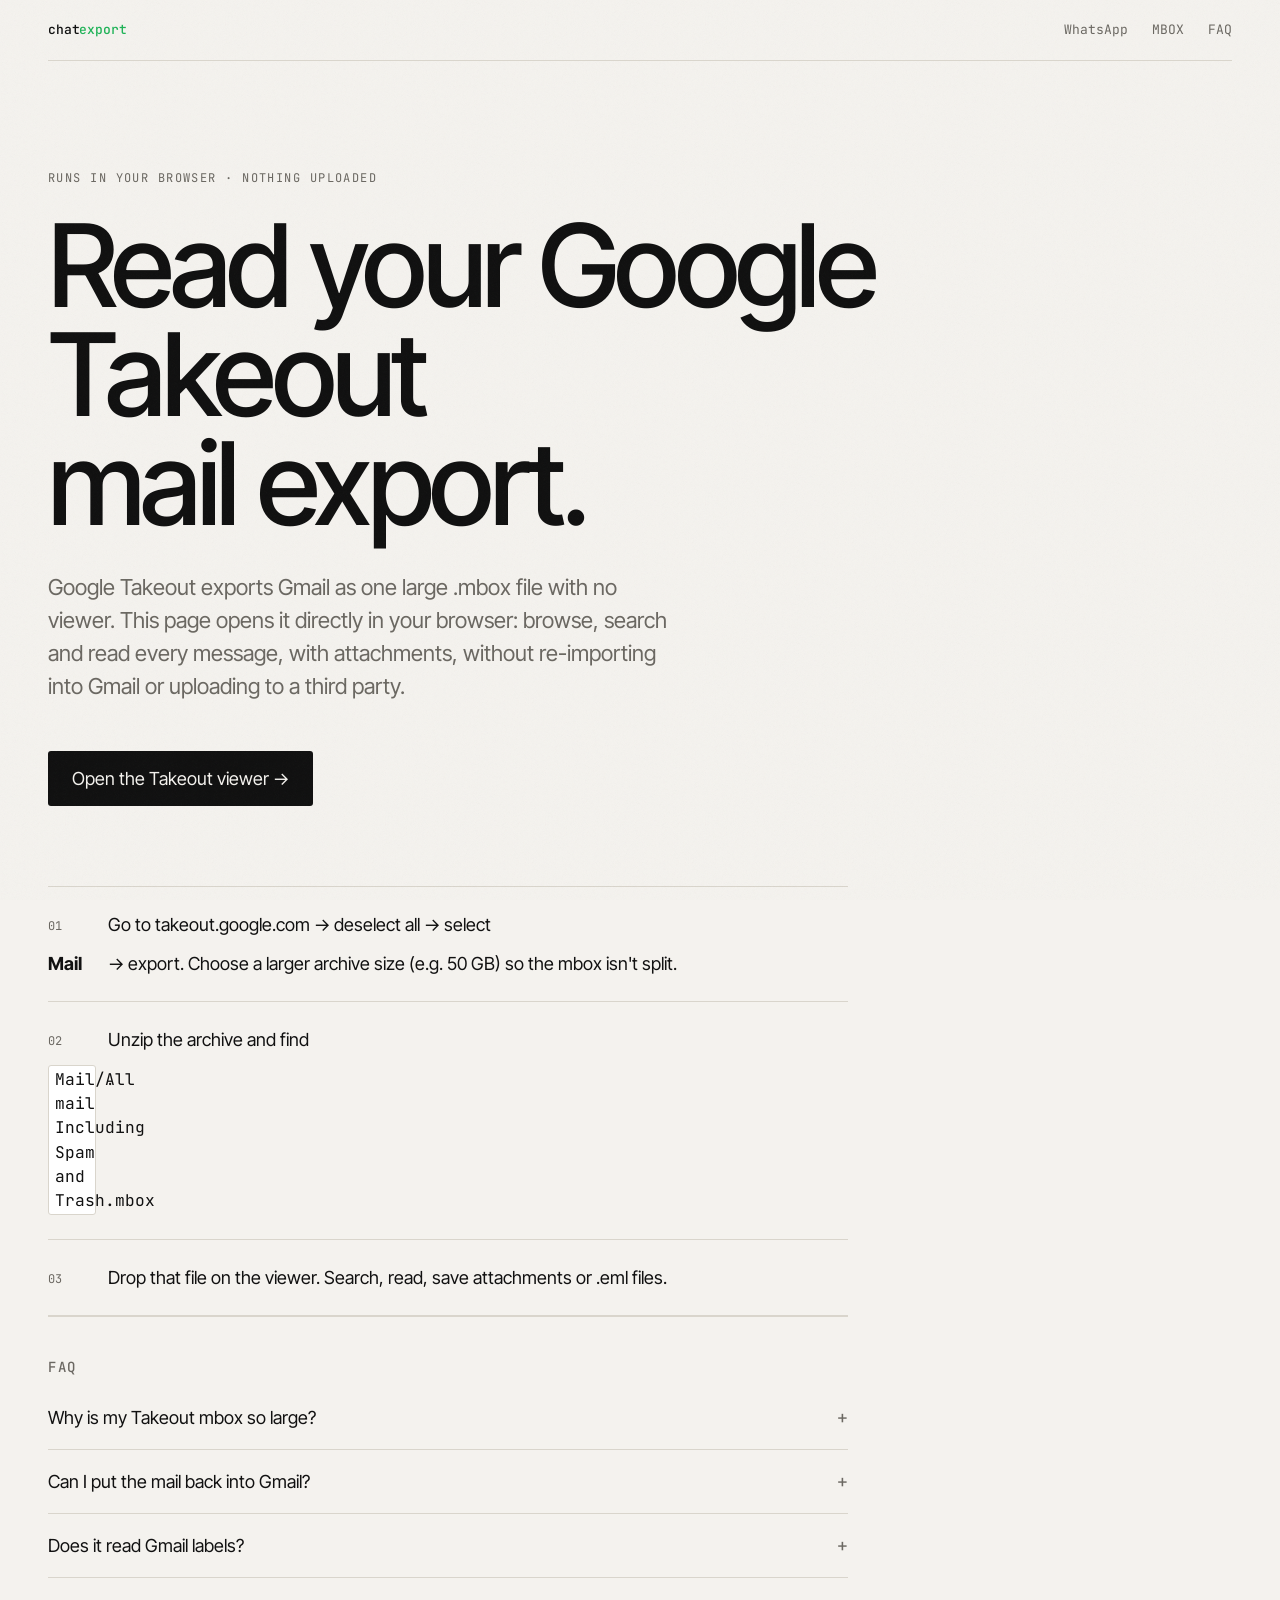
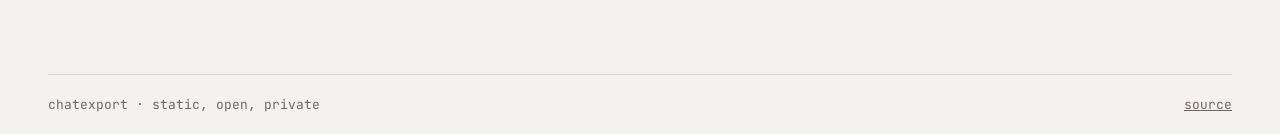
<file: gmail-takeout-viewer/index.html>
<!doctype html>
<html lang="en">
<head>
<meta charset="utf-8">
<meta name="viewport" content="width=device-width, initial-scale=1">
<title>Gmail Takeout viewer — read your exported Gmail in the browser</title>
<meta name="description" content="Google Takeout exports Gmail as one large .mbox file with no viewer. This page opens it directly in your browser: browse, search and read every message, wi">
<link rel="canonical" href="https://chausam69-ux.github.io/chatexport/gmail-takeout-viewer/">
<meta property="og:type" content="website">
<meta property="og:title" content="Gmail Takeout viewer — read your exported Gmail in the browser">
<meta property="og:description" content="Google Takeout exports Gmail as one large .mbox file with no viewer. This page opens it directly in your browser: browse, search and read every message, wi">
<meta property="og:url" content="https://chausam69-ux.github.io/chatexport/gmail-takeout-viewer/">
<meta property="og:image" content="https://chausam69-ux.github.io/chatexport/og.png">
<meta name="twitter:card" content="summary_large_image">
<meta name="twitter:title" content="Gmail Takeout viewer — read your exported Gmail in the browser">
<meta name="twitter:description" content="Google Takeout exports Gmail as one large .mbox file with no viewer. This page opens it directly in your browser: browse, search and read every message, wi">
<meta name="twitter:image" content="https://chausam69-ux.github.io/chatexport/og.png">
<link rel="icon" href="data:image/svg+xml,<svg xmlns='http://www.w3.org/2000/svg' viewBox='0 0 16 16'><rect width='16' height='16' rx='3' fill='%23111'/><circle cx='8' cy='8' r='3.5' fill='%2325d366'/></svg>">
<link rel="preconnect" href="https://fonts.googleapis.com">
<link href="https://fonts.googleapis.com/css2?family=Inter+Tight:wght@400;500;600&family=JetBrains+Mono:wght@400;500&display=swap" rel="stylesheet">
<link rel="stylesheet" href="../styles.css">
<style>.steps{counter-reset:s;max-width:800px;border-top:1px solid var(--line)}.steps p{counter-increment:s;padding:24px 0;margin:0;border-bottom:1px solid var(--line);display:grid;grid-template-columns:48px 1fr;gap:12px;font-size:18px}.steps p::before{content:"0" counter(s);font-family:var(--mono);font-size:12px;color:var(--mute);padding-top:6px}code{font-family:var(--mono);font-size:.9em;background:#fff;border:1px solid var(--line);padding:1px 6px;border-radius:3px}</style>
</head>
<body>
<header class="top">
  <a class="wordmark" href="../">chat<span>export</span></a>
  <nav><a href="../">WhatsApp</a><a href="../mbox/">MBOX</a><a href="#faq">FAQ</a></nav>
</header>
<main>
  <section class="hero">
    <p class="eyebrow">Runs in your browser · nothing uploaded</p>
    <h1>Read your Google Takeout<br>mail export.</h1>
    <p class="lede">Google Takeout exports Gmail as one large .mbox file with no viewer. This page opens it directly in your browser: browse, search and read every message, with attachments, without re-importing into Gmail or uploading to a third party.</p>
    <a class="btn" href="../mbox/" style="font-size:18px;padding:14px 24px">Open the Takeout viewer →</a>
  </section>
  <section class="steps"><p>Go to takeout.google.com → deselect all → select <b>Mail</b> → export. Choose a larger archive size (e.g. 50 GB) so the mbox isn't split.</p><p>Unzip the archive and find <code>Mail/All mail Including Spam and Trash.mbox</code>.</p><p>Drop that file on the viewer. Search, read, save attachments or .eml files.</p></section>
  <section class="faq" id="faq">
    <h2>FAQ</h2>
    <details><summary>Why is my Takeout mbox so large?</summary><p>It includes every message with attachments, including Spam and Trash. Labels are stored as headers (X-Gmail-Labels).</p></details>
    <details><summary>Can I put the mail back into Gmail?</summary><p>Not from here — that needs an IMAP upload tool and Gmail throttles it heavily. This viewer is for reading and searching the archive.</p></details>
    <details><summary>Does it read Gmail labels?</summary><p>Labels appear in the message headers as X-Gmail-Labels; label filtering is planned.</p></details>
  </section>
</main>
<footer><span>chatexport · static, open, private</span><a href="https://github.com/chausam69-ux/chatexport" target="_blank" rel="noopener">source</a></footer>
</body>
</html>
</file>
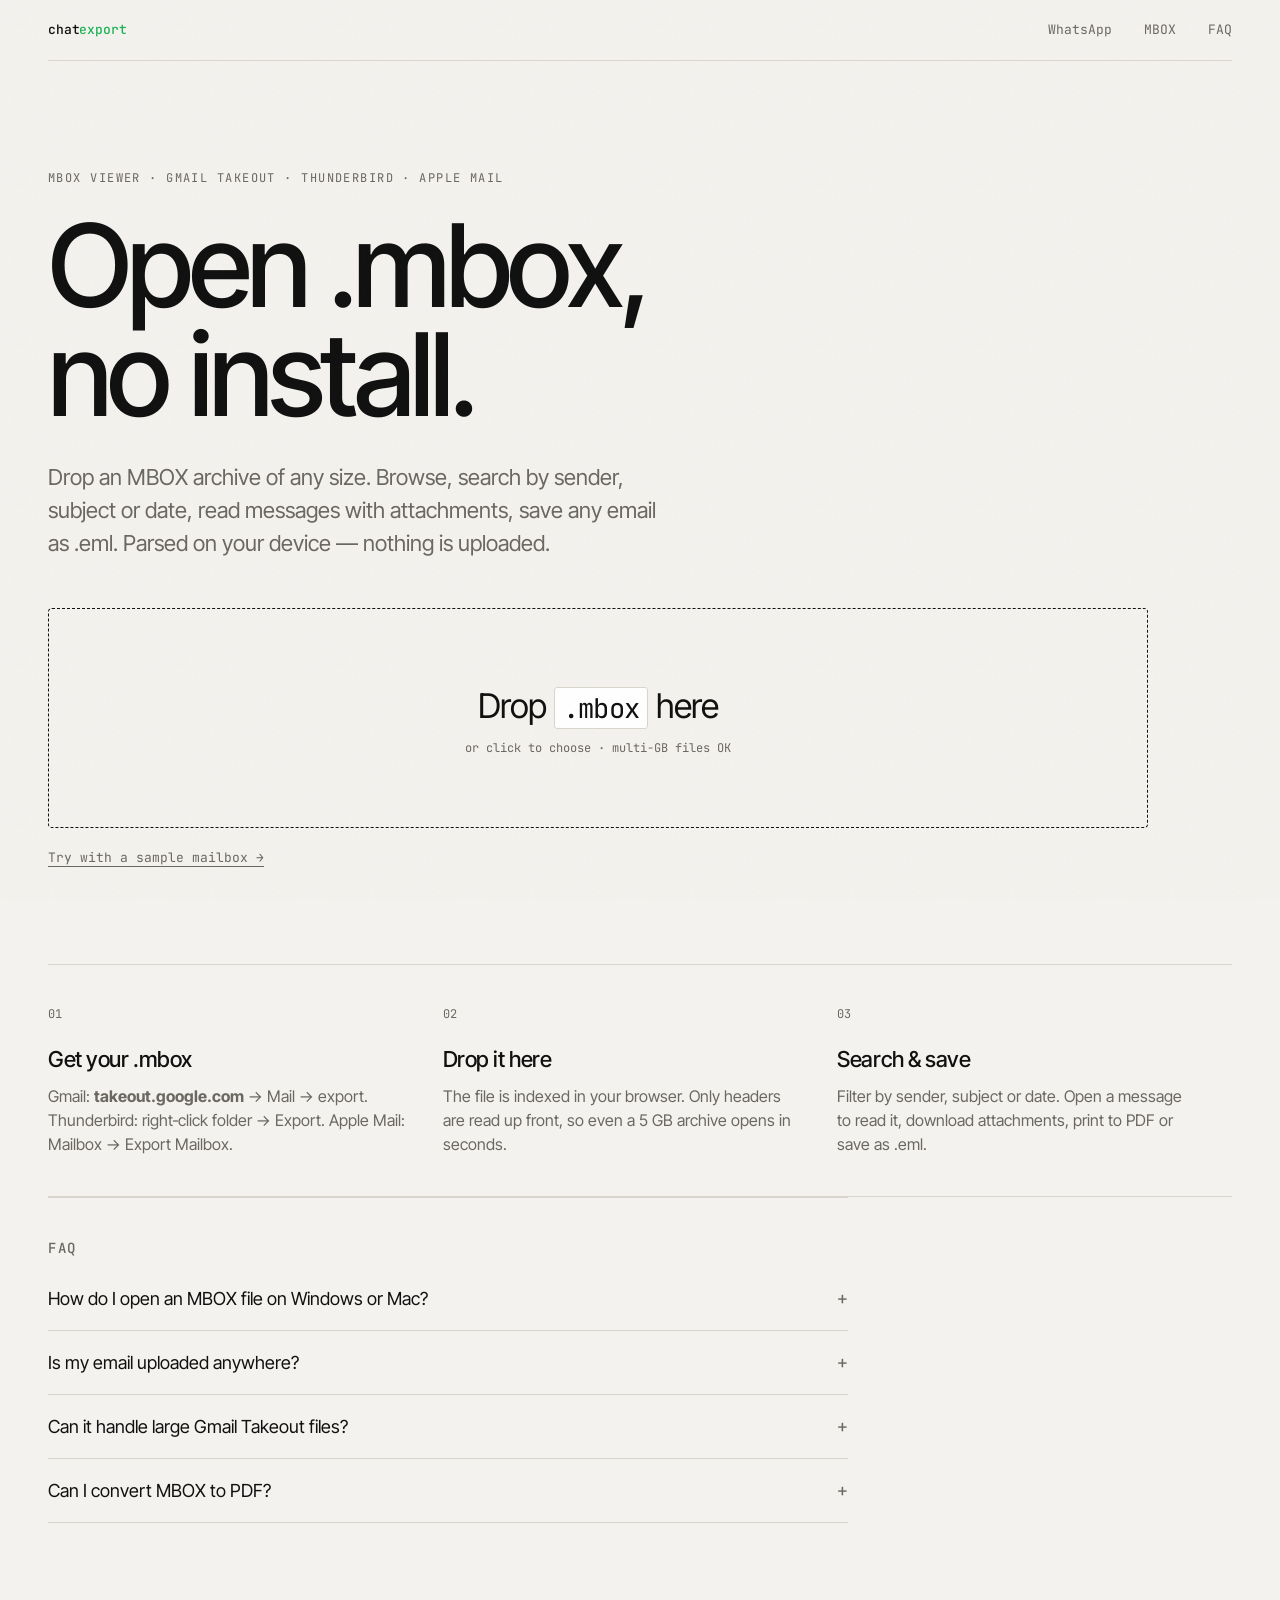
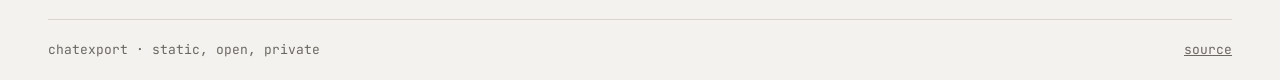
<file: mbox/index.html>
<!doctype html>
<html lang="en">
<head>
<meta charset="utf-8">
<meta name="viewport" content="width=device-width, initial-scale=1">
<title>Open MBOX files in your browser — search Gmail Takeout &amp; Thunderbird archives privately</title>
<meta name="description" content="Open an .mbox file (Gmail Takeout, Thunderbird, Apple Mail) in your browser. Search by sender, subject or date, read messages, save attachments and .eml. Nothing is uploaded.">

<link rel="canonical" href="https://chausam69-ux.github.io/chatexport/mbox/">
<meta property="og:type" content="website">
<meta property="og:title" content="Open MBOX files in your browser — Gmail Takeout, Thunderbird">
<meta property="og:description" content="Open multi-GB .mbox archives without installing anything. Search, read, save attachments. Nothing uploaded.">
<meta property="og:url" content="https://chausam69-ux.github.io/chatexport/mbox/">
<meta property="og:image" content="https://chausam69-ux.github.io/chatexport/og.png">
<meta name="twitter:card" content="summary_large_image">
<meta name="twitter:title" content="Open MBOX files in your browser — Gmail Takeout, Thunderbird">
<meta name="twitter:description" content="Open multi-GB .mbox archives without installing anything. Search, read, save attachments. Nothing uploaded.">
<meta name="twitter:image" content="https://chausam69-ux.github.io/chatexport/og.png">
<link rel="icon" href="data:image/svg+xml,<svg xmlns='http://www.w3.org/2000/svg' viewBox='0 0 16 16'><rect width='16' height='16' rx='3' fill='%23111'/><circle cx='8' cy='8' r='3.5' fill='%2325d366'/></svg>">
<link rel="preconnect" href="https://fonts.googleapis.com">
<link href="https://fonts.googleapis.com/css2?family=Inter+Tight:wght@400;500;600&family=JetBrains+Mono:wght@400;500&display=swap" rel="stylesheet">
<link rel="stylesheet" href="../styles.css">
<style>
  .split { display: grid; grid-template-columns: minmax(280px, 380px) 1fr; gap: 0; border-top: 1px solid var(--line); min-height: 70vh; }
  .list { border-right: 1px solid var(--line); overflow: auto; max-height: calc(100vh - 120px); }
  .row { padding: 12px 14px; border-bottom: 1px solid var(--line); cursor: pointer; display: grid; gap: 2px; }
  .row:hover { background: #fff; }
  .row.sel { background: #fff; box-shadow: inset 3px 0 0 var(--accent); }
  .row .f { font-size: 14px; font-weight: 500; display: flex; justify-content: space-between; gap: 8px; }
  .row .f time { font-family: var(--mono); font-size: 11px; color: var(--mute); white-space: nowrap; }
  .row .s { font-size: 13px; color: var(--ink); overflow: hidden; text-overflow: ellipsis; white-space: nowrap; }
  .row .a { font-family: var(--mono); font-size: 11px; color: var(--mute); }
  .view { padding: 24px 28px; min-width: 0; }
  .view .hdr { border-bottom: 1px solid var(--line); padding-bottom: 16px; margin-bottom: 16px; }
  .view h2 { font-size: 22px; margin-bottom: 8px; }
  .view .meta { font-family: var(--mono); font-size: 12px; color: var(--mute); display: grid; gap: 2px; }
  .view .meta b { color: var(--ink); font-weight: 500; }
  .view iframe { width: 100%; border: 0; min-height: 60vh; background: #fff; border: 1px solid var(--line); border-radius: 4px; }
  .view pre { white-space: pre-wrap; overflow-wrap: anywhere; font: 14px/1.5 var(--sans); background: #fff; border: 1px solid var(--line); border-radius: 4px; padding: 16px; }
  .atts { display: flex; flex-wrap: wrap; gap: 8px; margin-top: 12px; }
  .atts a { font-family: var(--mono); font-size: 12px; padding: 6px 10px; border: 1px solid var(--line); border-radius: 3px; text-decoration: none; background: #fff; }
  .empty { color: var(--mute); font-family: var(--mono); font-size: 13px; padding: 40px; text-align: center; }
  .prog { font-family: var(--mono); font-size: 12px; color: var(--mute); margin-top: 16px; }
  @media (max-width: 800px) { .split { grid-template-columns: 1fr; } .list { max-height: 40vh; border-right: 0; border-bottom: 1px solid var(--line); } }
  @media print { .split { display: block; border: 0; } .list, .bar { display: none !important; } .view { padding: 0; } .view iframe { min-height: 0; height: auto; } }
</style>
</head>
<body>

<header class="top">
  <a class="wordmark" href="../">chat<span>export</span></a>
  <nav>
    <a href="../">WhatsApp</a>
    <a href="./">MBOX</a>
    <a href="#faq">FAQ</a>
  </nav>
</header>

<main id="landing">
  <section class="hero">
    <p class="eyebrow">MBOX viewer · Gmail Takeout · Thunderbird · Apple Mail</p>
    <h1>Open .mbox,<br>no install.</h1>
    <p class="lede">Drop an MBOX archive of any size. Browse, search by sender, subject or date, read messages with attachments, save any email as .eml. Parsed on your device — nothing is uploaded.</p>

    <label class="drop" id="drop" for="file">
      <input type="file" id="file" accept=".mbox,.mbx,.txt,application/mbox" hidden>
      <span class="drop-big">Drop <em>.mbox</em> here</span>
      <span class="drop-small">or click to choose · multi‑GB files OK</span>
    </label>
    <button class="link" id="sample">Try with a sample mailbox →</button>
    <p class="prog" id="prog"></p>
  </section>

  <section class="grid3">
    <div><span class="num">01</span><h3>Get your .mbox</h3><p>Gmail: <b>takeout.google.com</b> → Mail → export. Thunderbird: right‑click folder → Export. Apple Mail: Mailbox → Export Mailbox.</p></div>
    <div><span class="num">02</span><h3>Drop it here</h3><p>The file is indexed in your browser. Only headers are read up front, so even a 5 GB archive opens in seconds.</p></div>
    <div><span class="num">03</span><h3>Search &amp; save</h3><p>Filter by sender, subject or date. Open a message to read it, download attachments, print to PDF or save as .eml.</p></div>
  </section>

  <section class="faq" id="faq">
    <h2>FAQ</h2>
    <details><summary>How do I open an MBOX file on Windows or Mac?</summary><p>Drop it on this page. No Thunderbird, no Outlook, no converter. Works in Chrome, Edge, Firefox and Safari.</p></details>
    <details><summary>Is my email uploaded anywhere?</summary><p>No. This is a static page with no server. Open the browser network tab: after page load, zero requests are made.</p></details>
    <details><summary>Can it handle large Gmail Takeout files?</summary><p>Yes. The file is scanned in chunks and only message boundaries and headers are kept in memory. Bodies are parsed when you click a message.</p></details>
    <details><summary>Can I convert MBOX to PDF?</summary><p>Open a message and click <b>Print</b> → Save as PDF. Bulk export is on the roadmap.</p></details>
  </section>
</main>

<main id="app" hidden>
  <div class="bar">
    <input id="q" type="search" placeholder="Search from, to, subject…" autocomplete="off">
    <input id="from" type="date" title="From">
    <input id="to" type="date" title="To">
    <span class="count" id="count"></span>
    <span class="spacer"></span>
    <button id="csv" class="btn ghost">CSV index</button>
    <button id="reset" class="btn ghost" title="Open another file">✕</button>
  </div>
  <div class="split">
    <div class="list" id="list"></div>
    <div class="view" id="view"><p class="empty">Select a message</p></div>
  </div>
</main>

<footer>
  <span>chatexport · static, open, private</span>
  <a href="https://github.com/chausam69-ux/chatexport" target="_blank" rel="noopener">source</a>
</footer>

<script type="module" src="mbox.js"></script>
</body>
</html>
</file>
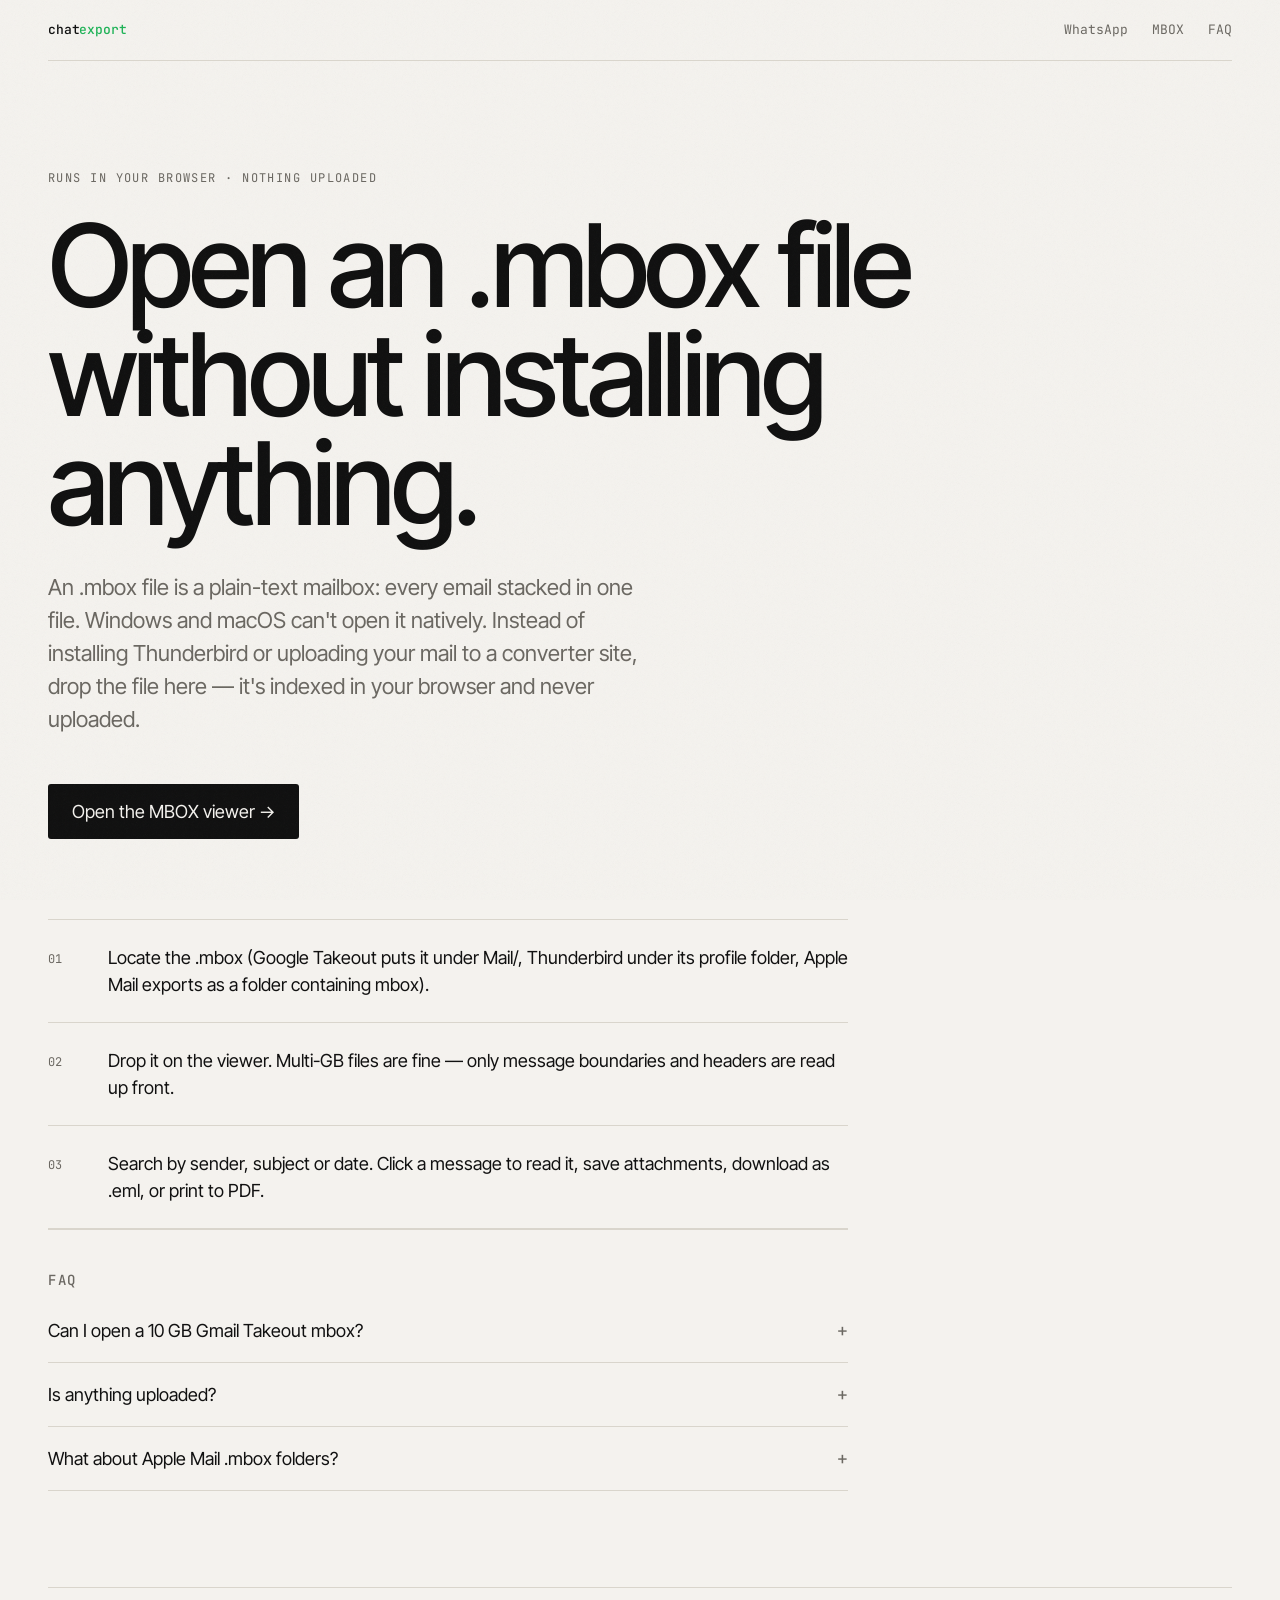
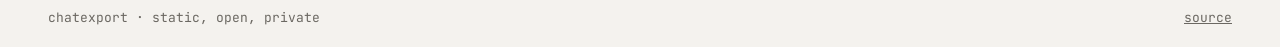
<file: open-mbox-file/index.html>
<!doctype html>
<html lang="en">
<head>
<meta charset="utf-8">
<meta name="viewport" content="width=device-width, initial-scale=1">
<title>How to open an MBOX file — no Thunderbird needed</title>
<meta name="description" content="An .mbox file is a plain-text mailbox: every email stacked in one file. Windows and macOS can't open it natively. Instead of installing Thunderbird or uplo">
<link rel="canonical" href="https://chausam69-ux.github.io/chatexport/open-mbox-file/">
<meta property="og:type" content="website">
<meta property="og:title" content="How to open an MBOX file — no Thunderbird needed">
<meta property="og:description" content="An .mbox file is a plain-text mailbox: every email stacked in one file. Windows and macOS can't open it natively. Instead of installing Thunderbird or uplo">
<meta property="og:url" content="https://chausam69-ux.github.io/chatexport/open-mbox-file/">
<meta property="og:image" content="https://chausam69-ux.github.io/chatexport/og.png">
<meta name="twitter:card" content="summary_large_image">
<meta name="twitter:title" content="How to open an MBOX file — no Thunderbird needed">
<meta name="twitter:description" content="An .mbox file is a plain-text mailbox: every email stacked in one file. Windows and macOS can't open it natively. Instead of installing Thunderbird or uplo">
<meta name="twitter:image" content="https://chausam69-ux.github.io/chatexport/og.png">
<link rel="icon" href="data:image/svg+xml,<svg xmlns='http://www.w3.org/2000/svg' viewBox='0 0 16 16'><rect width='16' height='16' rx='3' fill='%23111'/><circle cx='8' cy='8' r='3.5' fill='%2325d366'/></svg>">
<link rel="preconnect" href="https://fonts.googleapis.com">
<link href="https://fonts.googleapis.com/css2?family=Inter+Tight:wght@400;500;600&family=JetBrains+Mono:wght@400;500&display=swap" rel="stylesheet">
<link rel="stylesheet" href="../styles.css">
<style>.steps{counter-reset:s;max-width:800px;border-top:1px solid var(--line)}.steps p{counter-increment:s;padding:24px 0;margin:0;border-bottom:1px solid var(--line);display:grid;grid-template-columns:48px 1fr;gap:12px;font-size:18px}.steps p::before{content:"0" counter(s);font-family:var(--mono);font-size:12px;color:var(--mute);padding-top:6px}code{font-family:var(--mono);font-size:.9em;background:#fff;border:1px solid var(--line);padding:1px 6px;border-radius:3px}</style>
</head>
<body>
<header class="top">
  <a class="wordmark" href="../">chat<span>export</span></a>
  <nav><a href="../">WhatsApp</a><a href="../mbox/">MBOX</a><a href="#faq">FAQ</a></nav>
</header>
<main>
  <section class="hero">
    <p class="eyebrow">Runs in your browser · nothing uploaded</p>
    <h1>Open an .mbox file<br>without installing anything.</h1>
    <p class="lede">An .mbox file is a plain-text mailbox: every email stacked in one file. Windows and macOS can't open it natively. Instead of installing Thunderbird or uploading your mail to a converter site, drop the file here — it's indexed in your browser and never uploaded.</p>
    <a class="btn" href="../mbox/" style="font-size:18px;padding:14px 24px">Open the MBOX viewer →</a>
  </section>
  <section class="steps"><p>Locate the .mbox (Google Takeout puts it under Mail/, Thunderbird under its profile folder, Apple Mail exports as a folder containing mbox).</p><p>Drop it on the viewer. Multi-GB files are fine — only message boundaries and headers are read up front.</p><p>Search by sender, subject or date. Click a message to read it, save attachments, download as .eml, or print to PDF.</p></section>
  <section class="faq" id="faq">
    <h2>FAQ</h2>
    <details><summary>Can I open a 10 GB Gmail Takeout mbox?</summary><p>Yes. The file is scanned in 8 MB chunks; memory use stays small regardless of size.</p></details>
    <details><summary>Is anything uploaded?</summary><p>No. This is a static page with no backend. Turn off your connection after it loads and it still works.</p></details>
    <details><summary>What about Apple Mail .mbox folders?</summary><p>Apple Mail exports a folder named *.mbox containing an mbox file inside — open that inner file.</p></details>
  </section>
</main>
<footer><span>chatexport · static, open, private</span><a href="https://github.com/chausam69-ux/chatexport" target="_blank" rel="noopener">source</a></footer>
</body>
</html>
</file>
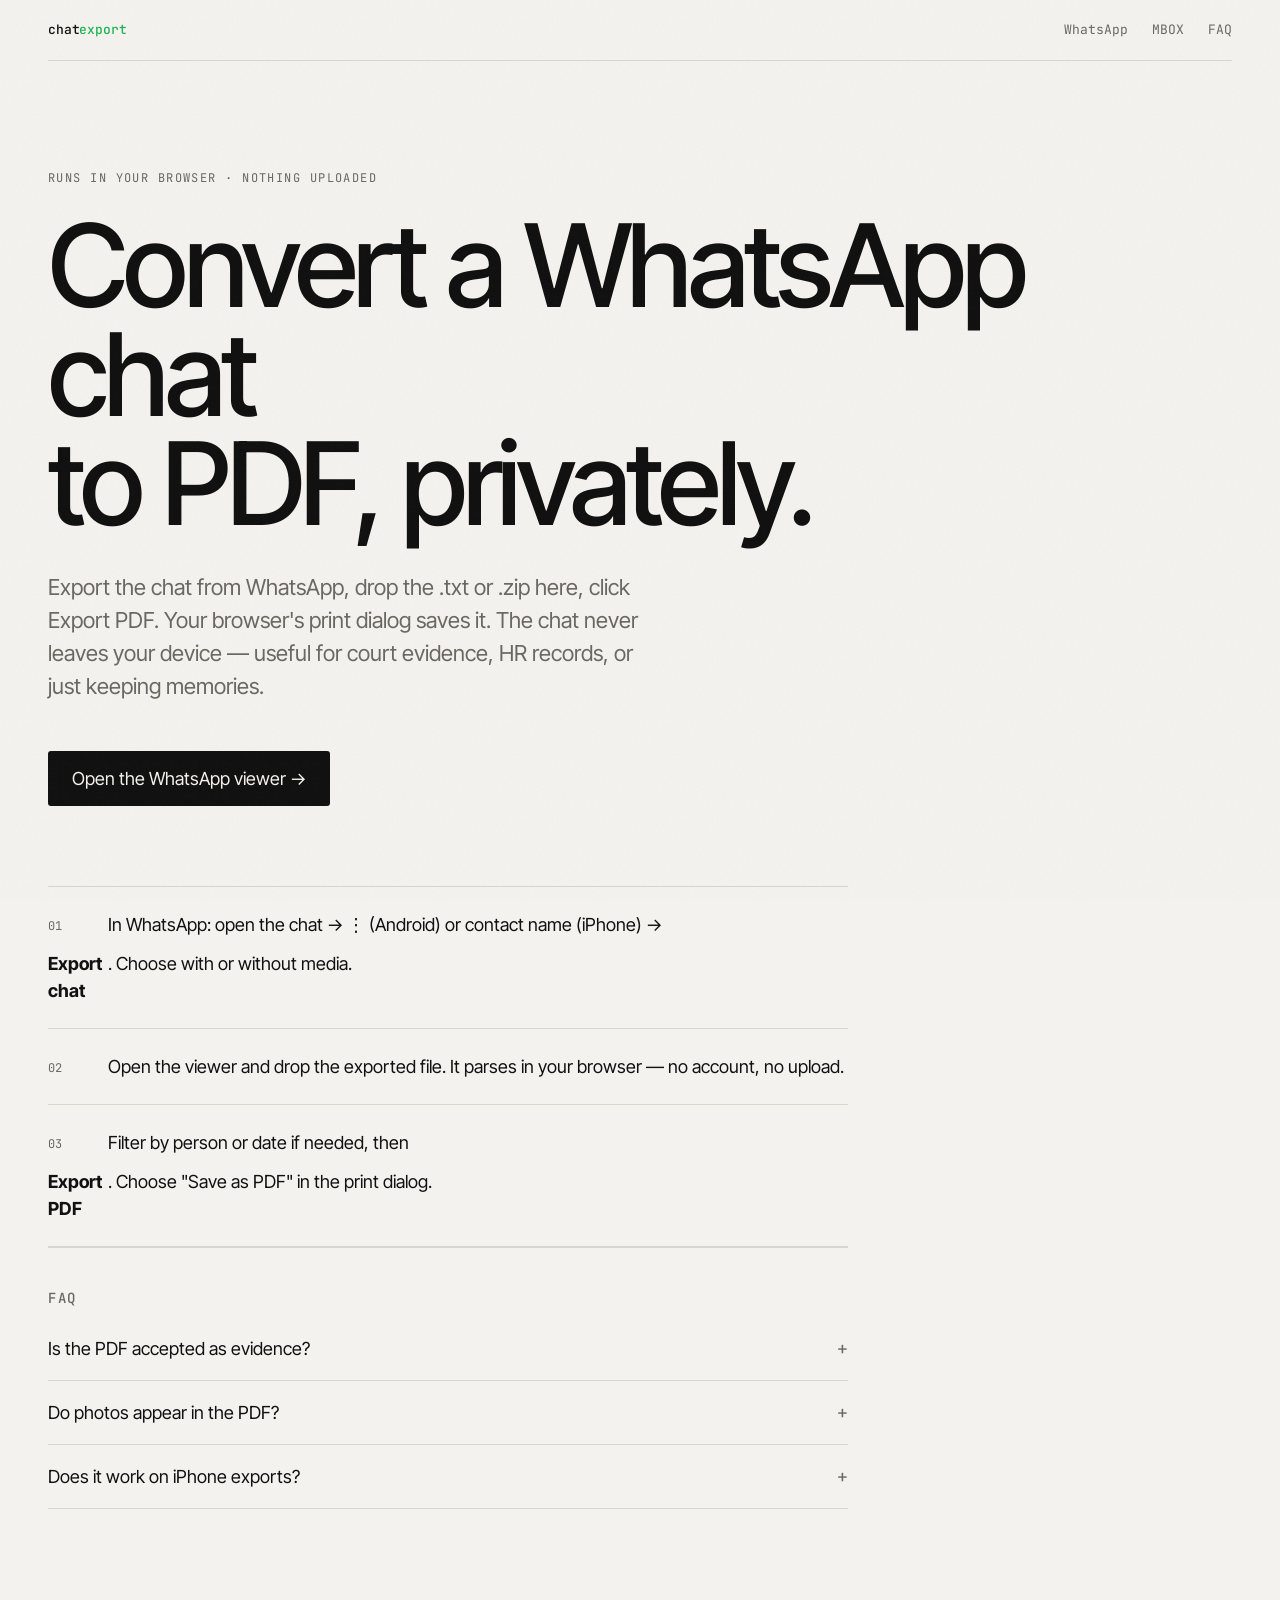
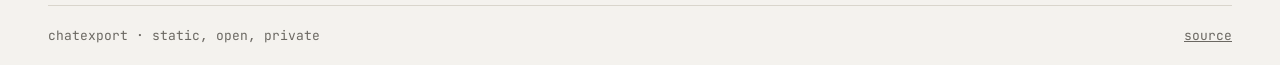
<file: whatsapp-to-pdf/index.html>
<!doctype html>
<html lang="en">
<head>
<meta charset="utf-8">
<meta name="viewport" content="width=device-width, initial-scale=1">
<title>WhatsApp chat to PDF — free, no upload</title>
<meta name="description" content="Export the chat from WhatsApp, drop the .txt or .zip here, click Export PDF. Your browser's print dialog saves it. The chat never leaves your device — usef">
<link rel="canonical" href="https://chausam69-ux.github.io/chatexport/whatsapp-to-pdf/">
<meta property="og:type" content="website">
<meta property="og:title" content="WhatsApp chat to PDF — free, no upload">
<meta property="og:description" content="Export the chat from WhatsApp, drop the .txt or .zip here, click Export PDF. Your browser's print dialog saves it. The chat never leaves your device — usef">
<meta property="og:url" content="https://chausam69-ux.github.io/chatexport/whatsapp-to-pdf/">
<meta property="og:image" content="https://chausam69-ux.github.io/chatexport/og.png">
<meta name="twitter:card" content="summary_large_image">
<meta name="twitter:title" content="WhatsApp chat to PDF — free, no upload">
<meta name="twitter:description" content="Export the chat from WhatsApp, drop the .txt or .zip here, click Export PDF. Your browser's print dialog saves it. The chat never leaves your device — usef">
<meta name="twitter:image" content="https://chausam69-ux.github.io/chatexport/og.png">
<link rel="icon" href="data:image/svg+xml,<svg xmlns='http://www.w3.org/2000/svg' viewBox='0 0 16 16'><rect width='16' height='16' rx='3' fill='%23111'/><circle cx='8' cy='8' r='3.5' fill='%2325d366'/></svg>">
<link rel="preconnect" href="https://fonts.googleapis.com">
<link href="https://fonts.googleapis.com/css2?family=Inter+Tight:wght@400;500;600&family=JetBrains+Mono:wght@400;500&display=swap" rel="stylesheet">
<link rel="stylesheet" href="../styles.css">
<style>.steps{counter-reset:s;max-width:800px;border-top:1px solid var(--line)}.steps p{counter-increment:s;padding:24px 0;margin:0;border-bottom:1px solid var(--line);display:grid;grid-template-columns:48px 1fr;gap:12px;font-size:18px}.steps p::before{content:"0" counter(s);font-family:var(--mono);font-size:12px;color:var(--mute);padding-top:6px}code{font-family:var(--mono);font-size:.9em;background:#fff;border:1px solid var(--line);padding:1px 6px;border-radius:3px}</style>
</head>
<body>
<header class="top">
  <a class="wordmark" href="../">chat<span>export</span></a>
  <nav><a href="../">WhatsApp</a><a href="../mbox/">MBOX</a><a href="#faq">FAQ</a></nav>
</header>
<main>
  <section class="hero">
    <p class="eyebrow">Runs in your browser · nothing uploaded</p>
    <h1>Convert a WhatsApp chat<br>to PDF, privately.</h1>
    <p class="lede">Export the chat from WhatsApp, drop the .txt or .zip here, click Export PDF. Your browser's print dialog saves it. The chat never leaves your device — useful for court evidence, HR records, or just keeping memories.</p>
    <a class="btn" href="../" style="font-size:18px;padding:14px 24px">Open the WhatsApp viewer →</a>
  </section>
  <section class="steps"><p>In WhatsApp: open the chat → ⋮ (Android) or contact name (iPhone) → <b>Export chat</b>. Choose with or without media.</p><p>Open the viewer and drop the exported file. It parses in your browser — no account, no upload.</p><p>Filter by person or date if needed, then <b>Export PDF</b>. Choose "Save as PDF" in the print dialog.</p></section>
  <section class="faq" id="faq">
    <h2>FAQ</h2>
    <details><summary>Is the PDF accepted as evidence?</summary><p>Courts generally accept printed chat exports alongside the original file; the PDF keeps timestamps and sender names exactly as WhatsApp wrote them. Keep the original .txt too.</p></details>
    <details><summary>Do photos appear in the PDF?</summary><p>Yes if you exported with media (.zip). Photos are placed inline next to their messages.</p></details>
    <details><summary>Does it work on iPhone exports?</summary><p>Yes. Both Android and iOS export formats, 12-hour and 24-hour clocks.</p></details>
  </section>
</main>
<footer><span>chatexport · static, open, private</span><a href="https://github.com/chausam69-ux/chatexport" target="_blank" rel="noopener">source</a></footer>
</body>
</html>
</file>
<file: styles.css>
:root {
  --paper: #f4f2ee;
  --ink: #111111;
  --mute: #6b6862;
  --line: #d9d5cc;
  --accent: #1fb257;
  --me: #e7f6ec;
  --them: #ffffff;
  --sans: "Inter Tight", system-ui, -apple-system, "Segoe UI", sans-serif;
  --mono: "JetBrains Mono", ui-monospace, Menlo, Consolas, monospace;
}
* { box-sizing: border-box; }
html { scroll-behavior: smooth; }
body {
  margin: 0; background: var(--paper); color: var(--ink);
  font: 16px/1.5 var(--sans); -webkit-font-smoothing: antialiased;
  padding-inline: clamp(16px, 4vw, 48px);
}
/* subtle grain */
body::before {
  content: ""; position: fixed; inset: 0; pointer-events: none; z-index: 0; opacity: .035;
  background-image: url("data:image/svg+xml,%3Csvg xmlns='http://www.w3.org/2000/svg' width='160' height='160'%3E%3Cfilter id='n'%3E%3CfeTurbulence baseFrequency='.9' numOctaves='2' stitchTiles='stitch'/%3E%3C/filter%3E%3Crect width='100%25' height='100%25' filter='url(%23n)'/%3E%3C/svg%3E");
}
a { color: inherit; }
h1, h2, h3 { margin: 0; font-weight: 500; letter-spacing: -0.02em; }
button { font: inherit; color: inherit; background: none; border: 0; cursor: pointer; }

/* ---------- chrome ---------- */
.top, footer {
  display: flex; align-items: center; justify-content: space-between;
  padding-block: 20px; font-family: var(--mono); font-size: 13px;
  border-bottom: 1px solid var(--line); position: relative; z-index: 1;
}
footer { border-bottom: 0; border-top: 1px solid var(--line); color: var(--mute); margin-top: 96px; }
.wordmark { text-decoration: none; font-weight: 500; letter-spacing: -0.01em; }
.wordmark span { color: var(--accent); }
.top nav a { margin-left: 24px; text-decoration: none; color: var(--mute); }
.top nav a:hover { color: var(--ink); }

/* ---------- landing ---------- */
.hero { padding-block: clamp(64px, 12vh, 140px) 80px; max-width: 1100px; }
.eyebrow { font-family: var(--mono); font-size: 12px; text-transform: uppercase; letter-spacing: .12em; color: var(--mute); margin: 0 0 24px; }
h1 { font-size: clamp(48px, 9vw, 128px); line-height: .95; letter-spacing: -0.04em; }
.lede { font-size: clamp(18px, 2vw, 22px); max-width: 620px; color: var(--mute); margin: 32px 0 48px; }

.drop {
  display: flex; flex-direction: column; align-items: center; justify-content: center; gap: 8px;
  min-height: 220px; border: 1px dashed var(--ink); border-radius: 4px; cursor: pointer;
  transition: background .2s, transform .2s;
}
.drop:hover, .drop.over { background: #fff; transform: translateY(-2px); }
.drop-big { font-size: clamp(22px, 3vw, 34px); letter-spacing: -0.02em; }
.drop-big em { font-style: normal; font-family: var(--mono); font-size: .8em; padding: 2px 8px; border: 1px solid var(--line); border-radius: 3px; background: #fff; }
.drop-small { font-family: var(--mono); font-size: 12px; color: var(--mute); }
.link { margin-top: 20px; padding: 0; font-family: var(--mono); font-size: 13px; text-decoration: underline; text-underline-offset: 4px; color: var(--mute); }
.link:hover { color: var(--ink); }

.grid3 { display: grid; grid-template-columns: repeat(auto-fit, minmax(260px, 1fr)); gap: 0; border-top: 1px solid var(--line); }
.grid3 > div { padding: 40px 32px 40px 0; border-bottom: 1px solid var(--line); }
.grid3 .num { font-family: var(--mono); font-size: 12px; color: var(--mute); display: block; margin-bottom: 20px; }
.grid3 h3 { font-size: 22px; margin-bottom: 8px; }
.grid3 p { color: var(--mute); margin: 0; }

.privacy { padding-block: 96px; max-width: 800px; }
.privacy h2 { font-size: clamp(32px, 5vw, 56px); line-height: 1.05; }
.privacy p { font-size: 18px; color: var(--mute); margin-top: 24px; }

.faq { max-width: 800px; border-top: 1px solid var(--line); padding-top: 40px; }
.faq h2 { font-size: 14px; font-family: var(--mono); text-transform: uppercase; letter-spacing: .12em; color: var(--mute); margin-bottom: 8px; }
details { border-bottom: 1px solid var(--line); }
summary { cursor: pointer; padding: 18px 0; font-size: 18px; list-style: none; display: flex; justify-content: space-between; }
summary::after { content: "+"; font-family: var(--mono); color: var(--mute); }
details[open] summary::after { content: "–"; }
details p { margin: 0 0 20px; color: var(--mute); }

/* ---------- app ---------- */
.bar {
  position: sticky; top: 0; z-index: 2; display: flex; flex-wrap: wrap; gap: 8px; align-items: center;
  padding: 12px 0; background: var(--paper); border-bottom: 1px solid var(--line);
}
.bar input, .bar select {
  font: inherit; font-size: 14px; padding: 8px 10px; border: 1px solid var(--line); border-radius: 3px; background: #fff; color: var(--ink);
}
#q { flex: 1 1 220px; min-width: 160px; }
.count { font-family: var(--mono); font-size: 12px; color: var(--mute); white-space: nowrap; }
.spacer { flex: 1; }
.btn {
  padding: 9px 16px; border-radius: 3px; background: var(--ink); color: var(--paper);
  font-size: 14px; text-decoration: none; display: inline-block;
}
.btn:hover { background: #000; }
.btn.ghost { background: transparent; color: var(--ink); border: 1px solid var(--line); }
.btn.ghost:hover { border-color: var(--ink); }

.stats { display: flex; flex-wrap: wrap; gap: 24px; padding: 20px 0; font-family: var(--mono); font-size: 12px; color: var(--mute); border-bottom: 1px solid var(--line); }
.stats b { color: var(--ink); font-weight: 500; }

.chat { max-width: 860px; margin: 0 auto; padding: 24px 0; }
.day { text-align: center; font-family: var(--mono); font-size: 11px; color: var(--mute); margin: 28px 0 12px; text-transform: uppercase; letter-spacing: .1em; }
.msg { display: flex; flex-direction: column; width: fit-content; max-width: 78%; margin: 4px 0; }
.msg .bubble { min-width: 120px; }
.stats select { font: inherit; border: 1px solid var(--line); background: #fff; border-radius: 3px; }
.msg.me { align-self: flex-end; margin-left: auto; }
.msg .who { font-family: var(--mono); font-size: 11px; color: var(--mute); margin: 0 0 2px 10px; text-transform: uppercase; letter-spacing: .08em; }
.msg .bubble { background: var(--them); border: 1px solid var(--line); border-radius: 10px; padding: 8px 12px; white-space: pre-wrap; overflow-wrap: anywhere; }
.msg.me .bubble { background: var(--me); border-color: #cfe9d8; }
.msg .time { font-family: var(--mono); font-size: 10px; color: var(--mute); text-align: right; margin-top: 3px; }
.msg.sys { max-width: 100%; align-items: center; }
.msg.sys .bubble { background: transparent; border: 0; font-family: var(--mono); font-size: 12px; color: var(--mute); text-align: center; }
.msg img { max-width: 100%; border-radius: 6px; display: block; margin-top: 6px; }
.msg .file { font-family: var(--mono); font-size: 12px; color: var(--mute); }
mark { background: #ffe66d; color: inherit; padding: 0 1px; }
.more { display: block; margin: 12px auto 40px; }
[hidden] { display: none !important; }

/* ---------- modal ---------- */
dialog { border: 1px solid var(--line); border-radius: 6px; padding: 32px; max-width: 420px; background: #fff; }
dialog::backdrop { background: rgba(17,17,17,.4); }
dialog h3 { font-size: 24px; margin-bottom: 8px; }
dialog p { color: var(--mute); margin: 0 0 20px; }
dialog label { display: block; font-family: var(--mono); font-size: 12px; color: var(--mute); margin-top: 20px; }
dialog input { display: block; width: 100%; margin-top: 6px; padding: 9px 10px; font: inherit; border: 1px solid var(--line); border-radius: 3px; }
dialog .row { display: flex; gap: 8px; justify-content: flex-end; margin-top: 20px; }
.err { color: #c0392b; font-size: 13px; min-height: 1em; margin: 8px 0 0 !important; }

/* ---------- print ---------- */
@media print {
  body { background: #fff; padding: 0; font-size: 11pt; }
  body::before, .top, footer, .bar, .more, dialog { display: none !important; }
  .stats { border: 0; padding: 0 0 12pt; }
  .chat { max-width: 100%; }
  .msg { max-width: 100%; break-inside: avoid; }
  .msg .bubble { border-color: #bbb; }
  .msg.me .bubble { background: #eef6f0; }
  .msg img { max-height: 3.5in; width: auto; }
  mark { background: none; font-weight: 600; }
}

@media (max-width: 600px) {
  .msg { max-width: 92%; }
  .bar { gap: 6px; }
  .btn { padding: 8px 12px; }
}
</file>
